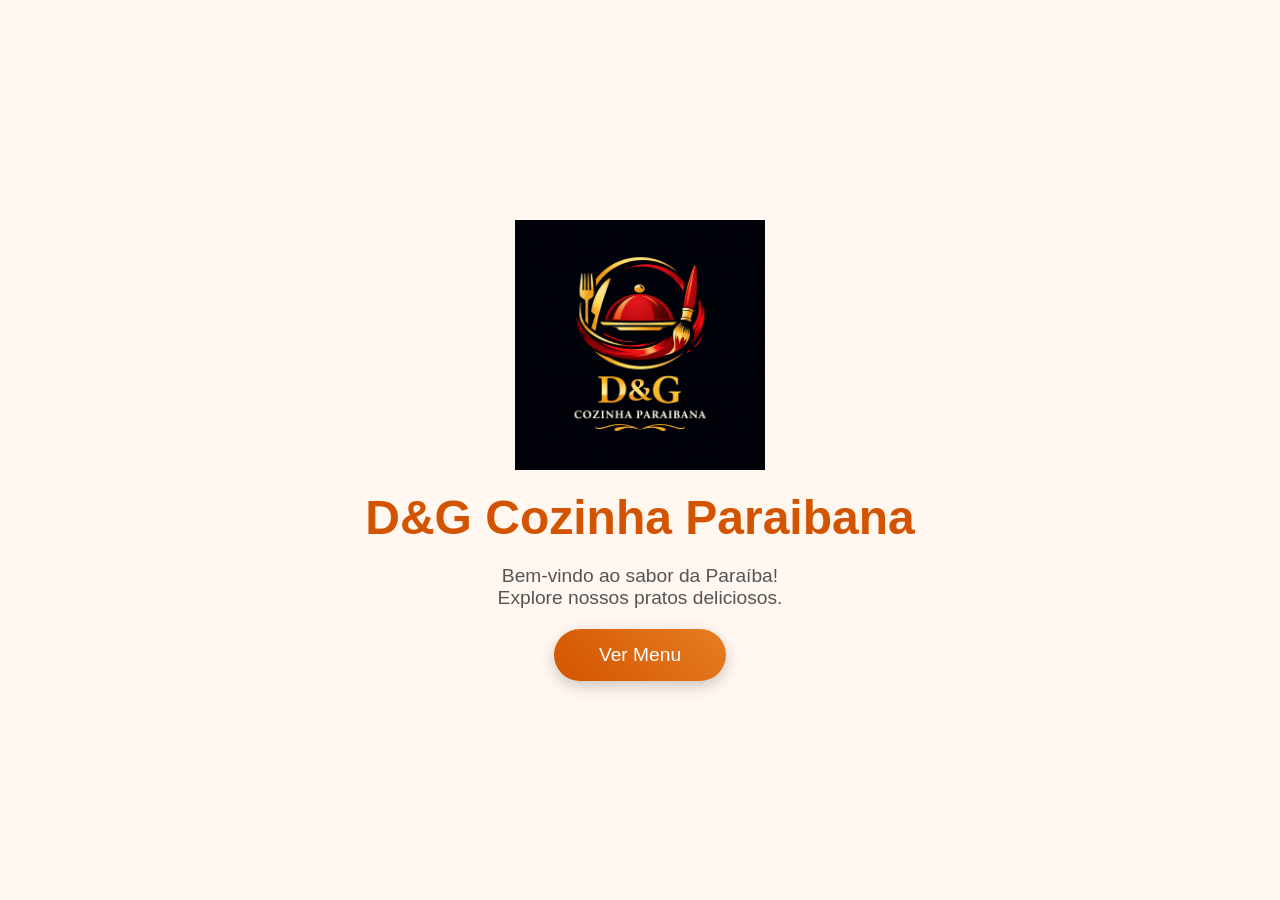
<file: index.html>
<!DOCTYPE html>
<html lang="pt-BR">
<head>
    <meta charset="UTF-8">
    <meta name="viewport" content="width=device-width, initial-scale=1.0">
    <title>D&G Cozinha Paraibana</title>
    <link rel="icon" type="image/png" href="Imagens/favicon.png">
    <style>
        * {
            margin: 0;
            padding: 0;
            box-sizing: border-box;
        }

        body {
            font-family: 'Arial', sans-serif;
            background-color: #fff7f0; 
            color: #333333; 
            display: flex;
            justify-content: center;
            align-items: center;
            height: 100vh;
            text-align: center;
        }

        .container {
            display: flex;
            flex-direction: column;
            align-items: center;
            gap: 20px;
        }

        .logo {
            width: 250px;
            height: auto;
            transition: transform 0.3s;
        }

        .logo:hover {
            transform: scale(1.05);
        }

        h1 {
            font-size: 3em;
            color: #d35400; 
            font-weight: bold;
        }

        p {
            font-size: 1.2em;
            color: #555555; 
            max-width: 400px;
        }

        .btn {
            background: linear-gradient(45deg, #d35400, #e67e22);
            color: white;
            padding: 15px 45px;
            font-size: 1.2em;
            text-decoration: none;
            border-radius: 50px;
            box-shadow: 0 5px 15px rgba(0,0,0,0.2);
            transition: all 0.3s ease;
        }

        .btn:hover {
            background: linear-gradient(45deg, #e67e22, #d35400);
            transform: scale(1.05);
            box-shadow: 0 8px 20px rgba(0,0,0,0.3);
        }

        @media (max-width: 600px) {
            h1 {
                font-size: 2em;
            }
            p {
                font-size: 1em;
                max-width: 90%;
            }
            .btn {
                padding: 12px 30px;
                font-size: 1em;
            }
            .logo {
                width: 140px;
            }
        }
        
    </style>
</head>
<body>
    <div class="container">
        <img src="Imagens/logo.png" alt="Logo D&G" class="logo">
        <h1>D&G Cozinha Paraibana</h1>
        <p>Bem-vindo ao sabor da Paraíba!<br>Explore nossos pratos deliciosos.</p>
        <a href="Menu.html" class="btn">Ver Menu</a>
    </div>
</body>
</html>
</file>
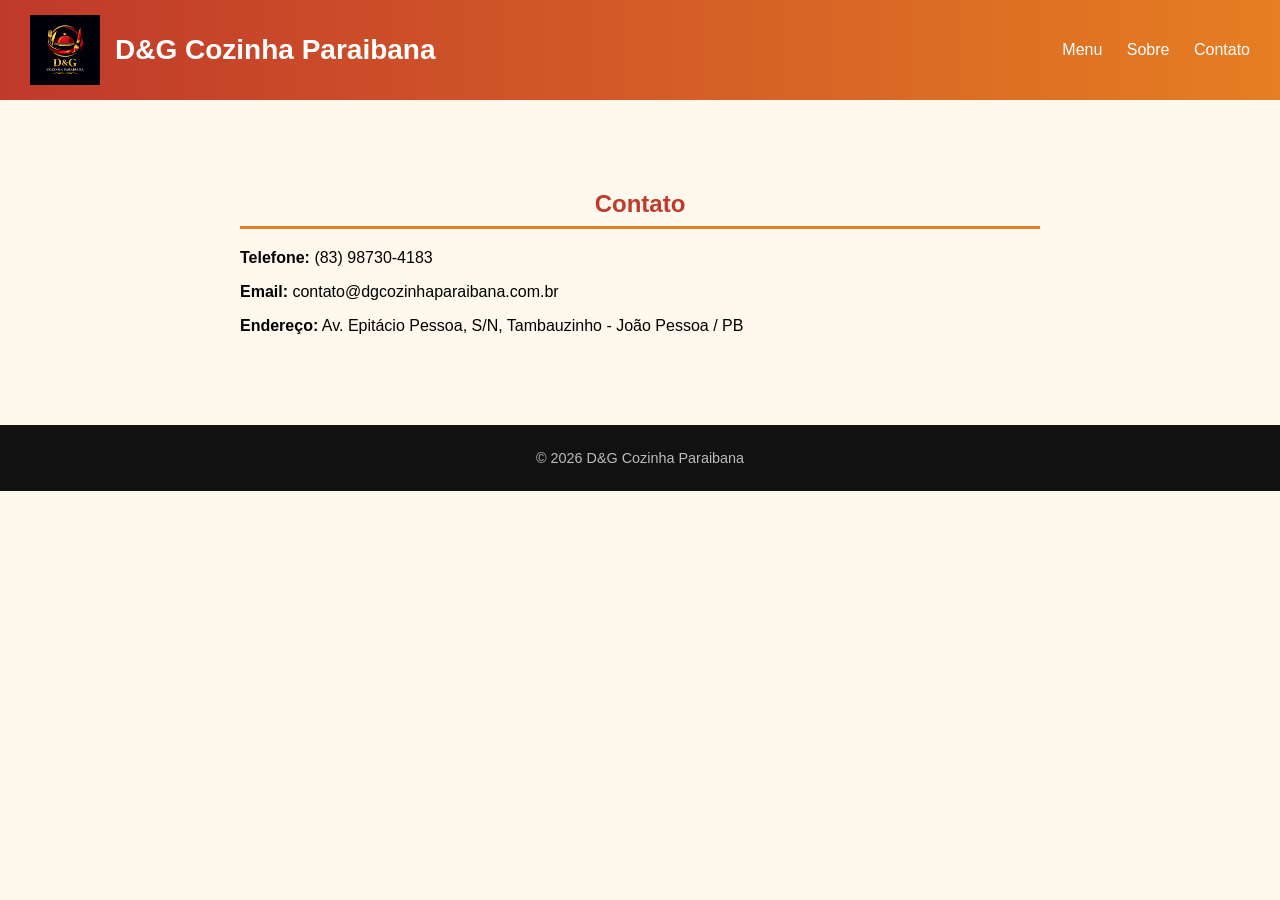
<file: Contato.html>
<!DOCTYPE html>
<html lang="pt-br">
<head>
    <meta charset="UTF-8">
    <title>Contato - D&G Cozinha Paraibana</title>
    <link rel="icon" type="image/png" href="Imagens/favicon.png">
    <link rel="stylesheet" href="Style.css">
</head>
<body>

    <header>
        <div class="logo-area">
            <img src="Imagens/logo.png" alt="Logo D&G Cozinha Paraibana">
            <h1>D&G Cozinha Paraibana</h1>
        </div>

        <nav>
            <a href="Menu.html">Menu</a>
            <a href="Sobre.html">Sobre</a>
            <a href="Contato.html">Contato</a>
        </nav>
    </header>

    <main>
<section id="Contato">
    <h2>Contato</h2>
    <p><strong>Telefone:</strong> (83) 98730-4183</p>
    <p><strong>Email:</strong> contato@dgcozinhaparaibana.com.br</p>
    <p><strong>Endereço:</strong> Av. Epitácio Pessoa, S/N, Tambauzinho - João Pessoa / PB</p>
</section>
    </main>

    <footer>
        © 2026 D&G Cozinha Paraibana
    </footer>

</body>
</html>
</file>
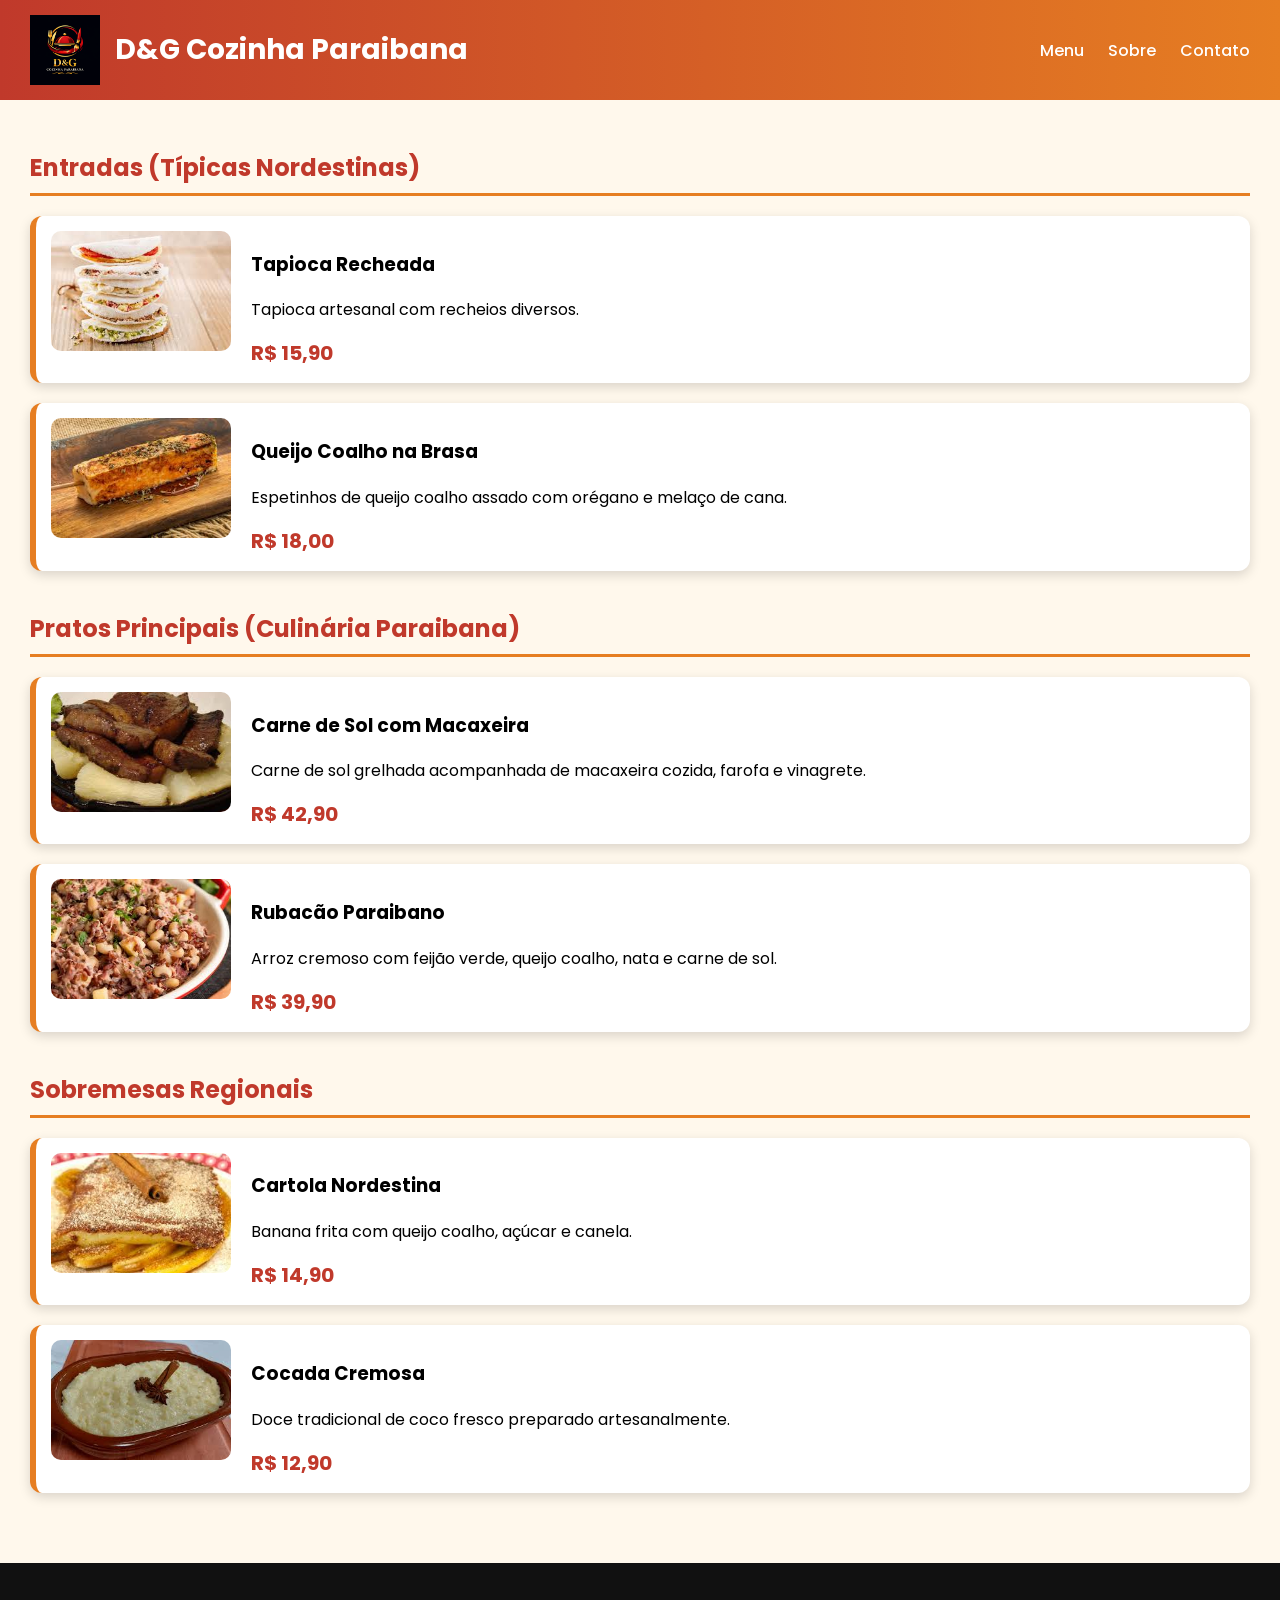
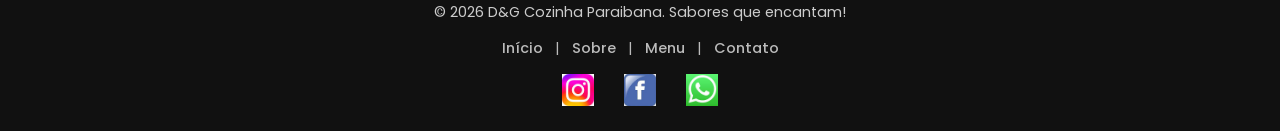
<file: Menu.html>
<!DOCTYPE html>
<html lang="pt-BR">
<head>
    <meta charset="UTF-8">
    <title>D&G Cozinha Paraibana</title>
    <link rel="icon" type="image/png" href="Imagens/favicon.png">
    <link href="https://fonts.googleapis.com/css2?family=Poppins:wght@300;500;700&display=swap" rel="stylesheet">
    <link rel="stylesheet" href="Style.css">
</head>

<body>

<header>
    <div class="logo-area">
        <img src="Imagens/logo.png" alt="Logo D&G Cozinha Paraibana">
        <h1>D&G Cozinha Paraibana</h1>
    </div>

<nav>
    <a href="Menu.html">Menu</a>
    <a href="Sobre.html">Sobre</a>
    <a href="Contato.html">Contato</a>
</nav>
</header>

<main>

    <section>
        <h2>Entradas (Típicas Nordestinas)</h2>

        <div class="card">
            <img src="Imagens/Tapioca.jpg" alt="Tapioca Recheada">
            <div>
                <h3>Tapioca Recheada</h3>
                <p>Tapioca artesanal com recheios diversos.</p>
                <span class="preco">R$ 15,90</span>
            </div>
        </div>

        <div class="card">
             <img src="Imagens/Queijo-Coalho.jpg" alt="Queijo Coalho na Brasa">
            <div>
                <h3>Queijo Coalho na Brasa</h3>
                <p>Espetinhos de queijo coalho assado com orégano e melaço de cana.</p>
                <span class="preco">R$ 18,00</span>
            </div>
        </div>
    </section>

    <section>
        <h2>Pratos Principais (Culinária Paraibana)</h2>

        <div class="card">
            <img src="Imagens/Carne.jpg" alt="Carne de Sol com Macaxeira">
            <div>
                <h3>Carne de Sol com Macaxeira</h3>
                <p>Carne de sol grelhada acompanhada de macaxeira cozida, farofa e vinagrete.</p>
                <span class="preco">R$ 42,90</span>
            </div>
        </div>

        <div class="card">
            <img src="Imagens/Rubacão.jpg" alt="Rubacão Paraibano">
            <div>
                <h3>Rubacão Paraibano</h3>
                <p>Arroz cremoso com feijão verde, queijo coalho, nata e carne de sol.</p>
                <span class="preco">R$ 39,90</span>
            </div>
        </div>
    </section>

    <section>
        <h2>Sobremesas Regionais</h2>

        <div class="card">
            <img src="Imagens/Cartola.jpg" alt="Cartola Nordestina">
            <div>
                <h3>Cartola Nordestina</h3>
                <p>Banana frita com queijo coalho, açúcar e canela.</p>
                <span class="preco">R$ 14,90</span>
            </div>
        </div>

        <div class="card">
            <img src="Imagens/Cocada.jpg" alt="Cocada Cremosa">
            <div>
                <h3>Cocada Cremosa</h3>
                <p>Doce tradicional de coco fresco preparado artesanalmente.</p>
                <span class="preco">R$ 12,90</span>
            </div>
        </div>
    </section>

</main>

<footer>
    <div class="footer-content">
        <p>© 2026 D&G Cozinha Paraibana. Sabores que encantam!</p>

        <nav class="footer-nav">
            <a href="index.html">Início</a> |
            <a href="Sobre.html">Sobre</a> |
            <a href="Menu.html">Menu</a> |
            <a href="Contato.html">Contato</a>
        </nav>

        <div class="social-icons">
            <img src="Imagens/Instagram.jpg" alt="Instagram" class="social-icon">
            <img src="Imagens/Facebook.png" alt="Facebook" class="social-icon">
            <img src="Imagens/WhatsApp.jpg" alt="WhatsApp" class="social-icon">
        </div>
    </div>
</footer>

</body>
</html>
</file>
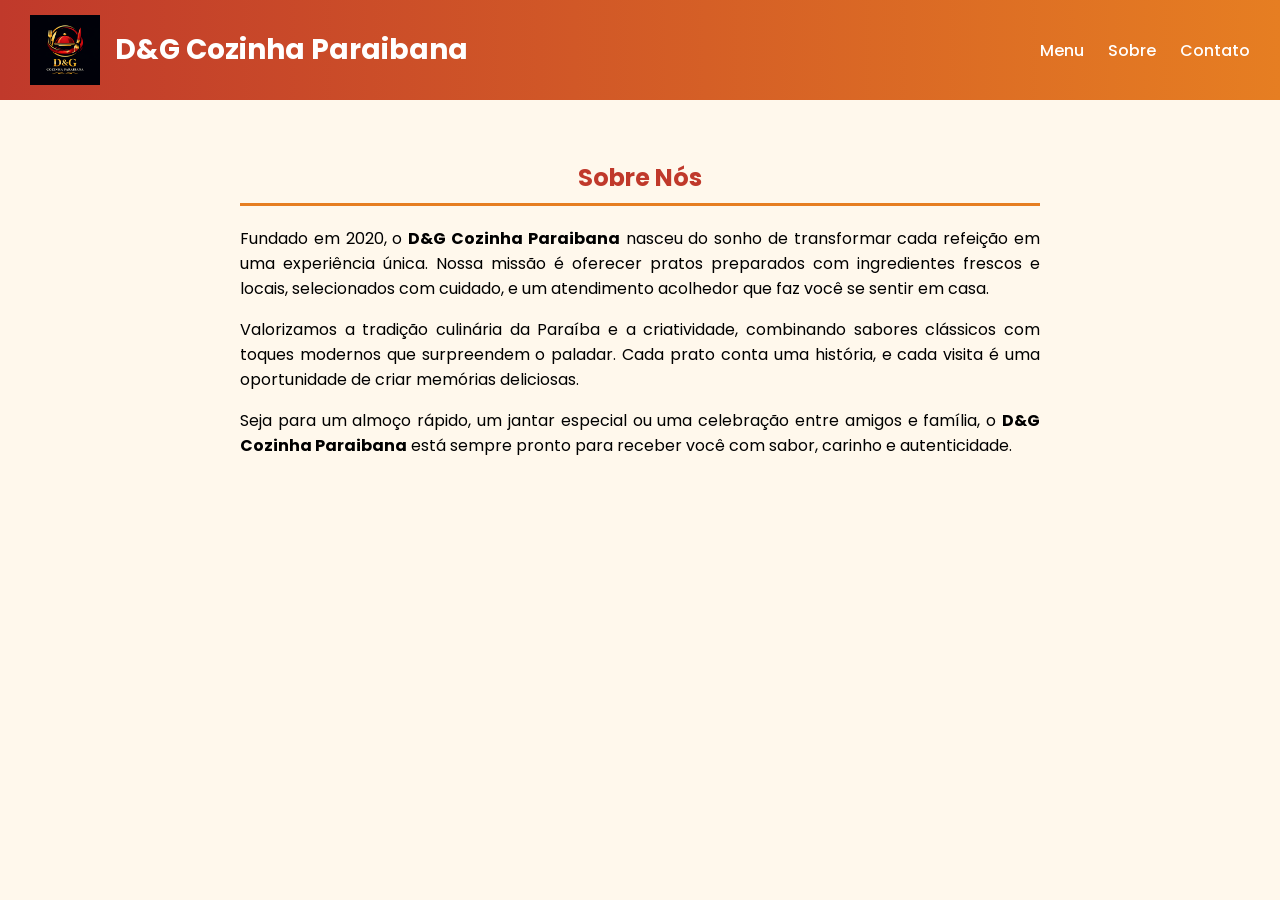
<file: Sobre.html>
<!DOCTYPE html>
<html lang="pt-BR">
<head>
    <meta charset="UTF-8">
    <title>D&G Cozinha Paraibana</title>
    <link rel="icon" type="image/png" href="Imagens/favicon.png">
    <link href="https://fonts.googleapis.com/css2?family=Poppins:wght@300;500;700&display=swap" rel="stylesheet">
    <link rel="stylesheet" href="Style.css">
</head>

<body>
    <header>
        <div class="logo-area">
            <img src="Imagens/logo.png" alt="Logo D&G Cozinha Paraibana">
            <h1>D&G Cozinha Paraibana</h1>
        </div>
        <nav>
            <a href="Menu.html">Menu</a>
            <a href="Sobre.html">Sobre</a>
            <a href="Contato.html">Contato</a>
        </nav>
    </header>

    <section id="Sobre">
        <h2>Sobre Nós</h2>
        <p>
            Fundado em 2020, o <strong>D&G Cozinha Paraibana</strong> nasceu do sonho de transformar cada refeição em uma experiência única. Nossa missão é oferecer pratos preparados com ingredientes frescos e locais, selecionados com cuidado, e um atendimento acolhedor que faz você se sentir em casa.
        </p>
        <p>
            Valorizamos a tradição culinária da Paraíba e a criatividade, combinando sabores clássicos com toques modernos que surpreendem o paladar. Cada prato conta uma história, e cada visita é uma oportunidade de criar memórias deliciosas.
        </p>
        <p>
            Seja para um almoço rápido, um jantar especial ou uma celebração entre amigos e família, o <strong>D&G Cozinha Paraibana</strong> está sempre pronto para receber você com sabor, carinho e autenticidade.
        </p>
    </section>
</body>
</html>
</file>
<file: Style.css>
body {
     margin: 0;
    font-family: 'Poppins', sans-serif;
    background-color: #fff8ec;
}

header {
    background: linear-gradient(90deg, #c0392b, #e67e22);
    color: white;
    display: flex;
    justify-content: space-between;
    align-items: center;
    padding: 15px 30px;
}

.logo-area {
    display: flex;
    align-items: center;
    gap: 15px;
}

.logo-area img {
    height: 70px;
}

.logo-area h1 {
    font-size: 28px;
    font-weight: 700;
    margin: 0;
    font-family: 'Poppins', sans-serif;
}

nav a {
    color: white;
    text-decoration: none;
    margin-left: 20px;
    font-weight: 500;
    font-family: 'Poppins', sans-serif;
}

nav a:hover {
    text-decoration: underline;
}

main {
    padding: 30px;
}

section {
    margin-bottom: 40px;
}

section h2 {
    border-bottom: 3px solid #e67e22;
    padding-bottom: 8px;
    color: #c0392b;
}

.card {
    background: #ffffff;
    display: flex;
    gap: 20px;
    margin-top: 20px;
    padding: 15px;
    border-radius: 12px;
    box-shadow: 0 4px 12px rgba(0,0,0,0.15);
    transition: 0.3s;
    border-left: 6px solid #e67e22;
}

.card:hover {
    transform: translateY(-5px);
}

.card img {
    width: 180px;         
    height: 120px;      
    object-fit: cover;   
    border-radius: 10px;
}

.preco {
    color: #c0392b;
    font-size: 20px;
    font-weight: bold;
}

footer {
    background-color: #111;
    padding: 25px 20px;
    text-align: center;
    color: #bbb;
    font-size: 0.9rem;
}

footer p {
    margin-bottom: 15px;
    color: #ccc;
}

footer .footer-nav a {
    color: #bbb;
    text-decoration: none;
    margin: 0 8px;
    transition: color 0.3s;
}

footer .footer-nav a:hover {
    color: #fff;
}

.social-icons {
    margin-top: 15px;
    display: flex;
    justify-content: center;  
    gap: 30px;                
    align-items: center;
}

.social-icon {
    width: 32px;             
    height: 32px;
    transition: transform 0.2s;
}

.social-icon:hover {
    transform: scale(1.2);    
}

#contato {
    max-width: 800px;       
    margin: 40px auto;      
    padding: 20px;          
    text-align: justify;    
    line-height: 1.6;       
    font-family: 'Poppins', sans-serif;
    color: #000000;
    font-weight: 500;

}
#sobre {
    max-width: 800px;       
    margin: 40px auto;      
    padding: 20px;          
    text-align: justify;     
    line-height: 1.6;       
    font-family: 'Poppins', sans-serif; 
    color: #333;            
}
#sobre h2 {
    text-align: center;     
    margin-bottom: 30px;    
    color: linear-gradient(90deg, #c0392b, #e67e22);         
}
#contato p {
    color: #000000 !important; 
    font-weight: 500 !important; 
    opacity: 1 !important;      
}

#contato p a {
    color: #000000 !important;
    text-decoration: none;
}

#Sobre,
#Contato {
    max-width: 800px;
    margin: 0 auto;
    text-align: justify;
}

#Sobre h2,
#Contato h2 {
    text-align: center;
}

#Sobre p,
#Contato p {
    text-align: justify;
}

#Sobre,
#Contato {
    max-width: 800px;     
    margin: 100px auto 60px auto; 
    text-align: justify;    
}

#Sobre h2,
#Contato h2 {
    text-align: center;
    margin-top: 0;         
    margin-bottom: 20px;   

}

#Sobre {
    max-width: 800px;
    margin: 60px auto 60px auto; 
    text-align: justify;
}

#Contato {
    max-width: 800px;
    margin: 60px auto 60px auto;
    text-align: justify;
}
</file>
